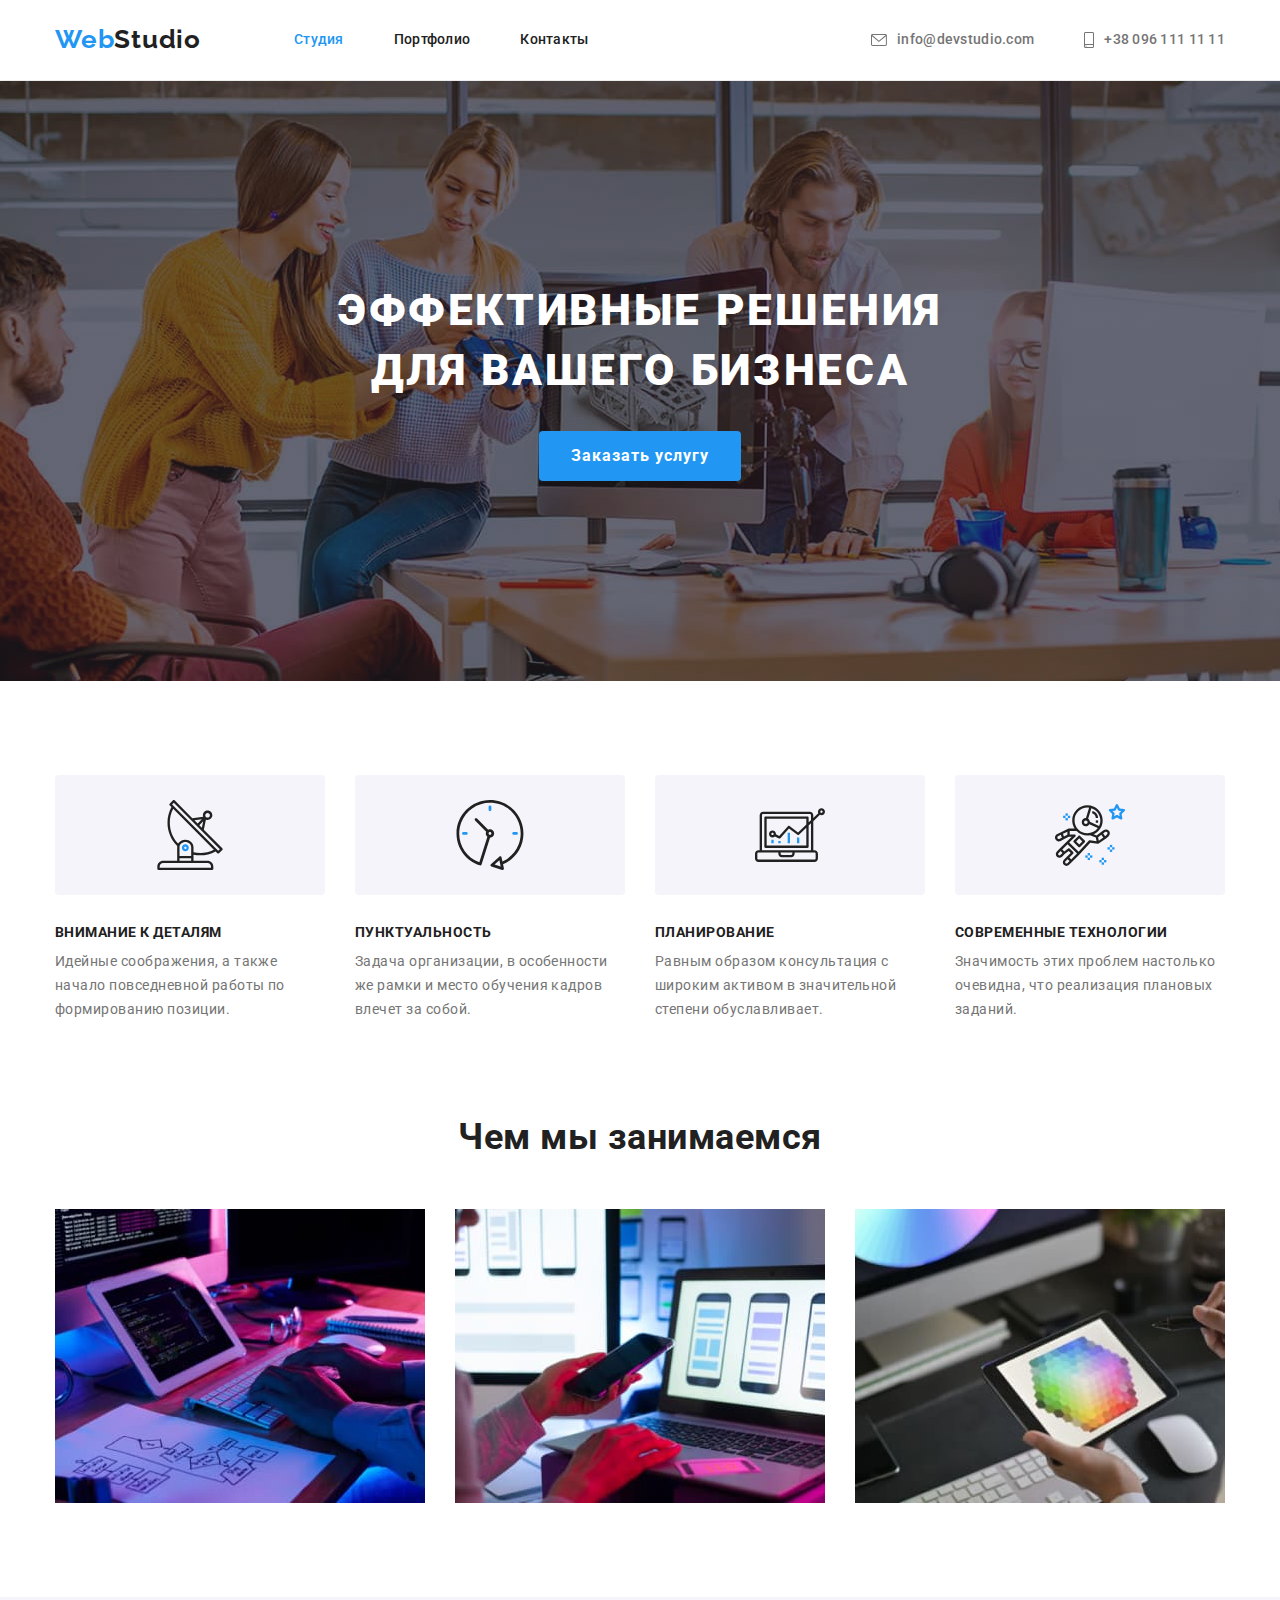
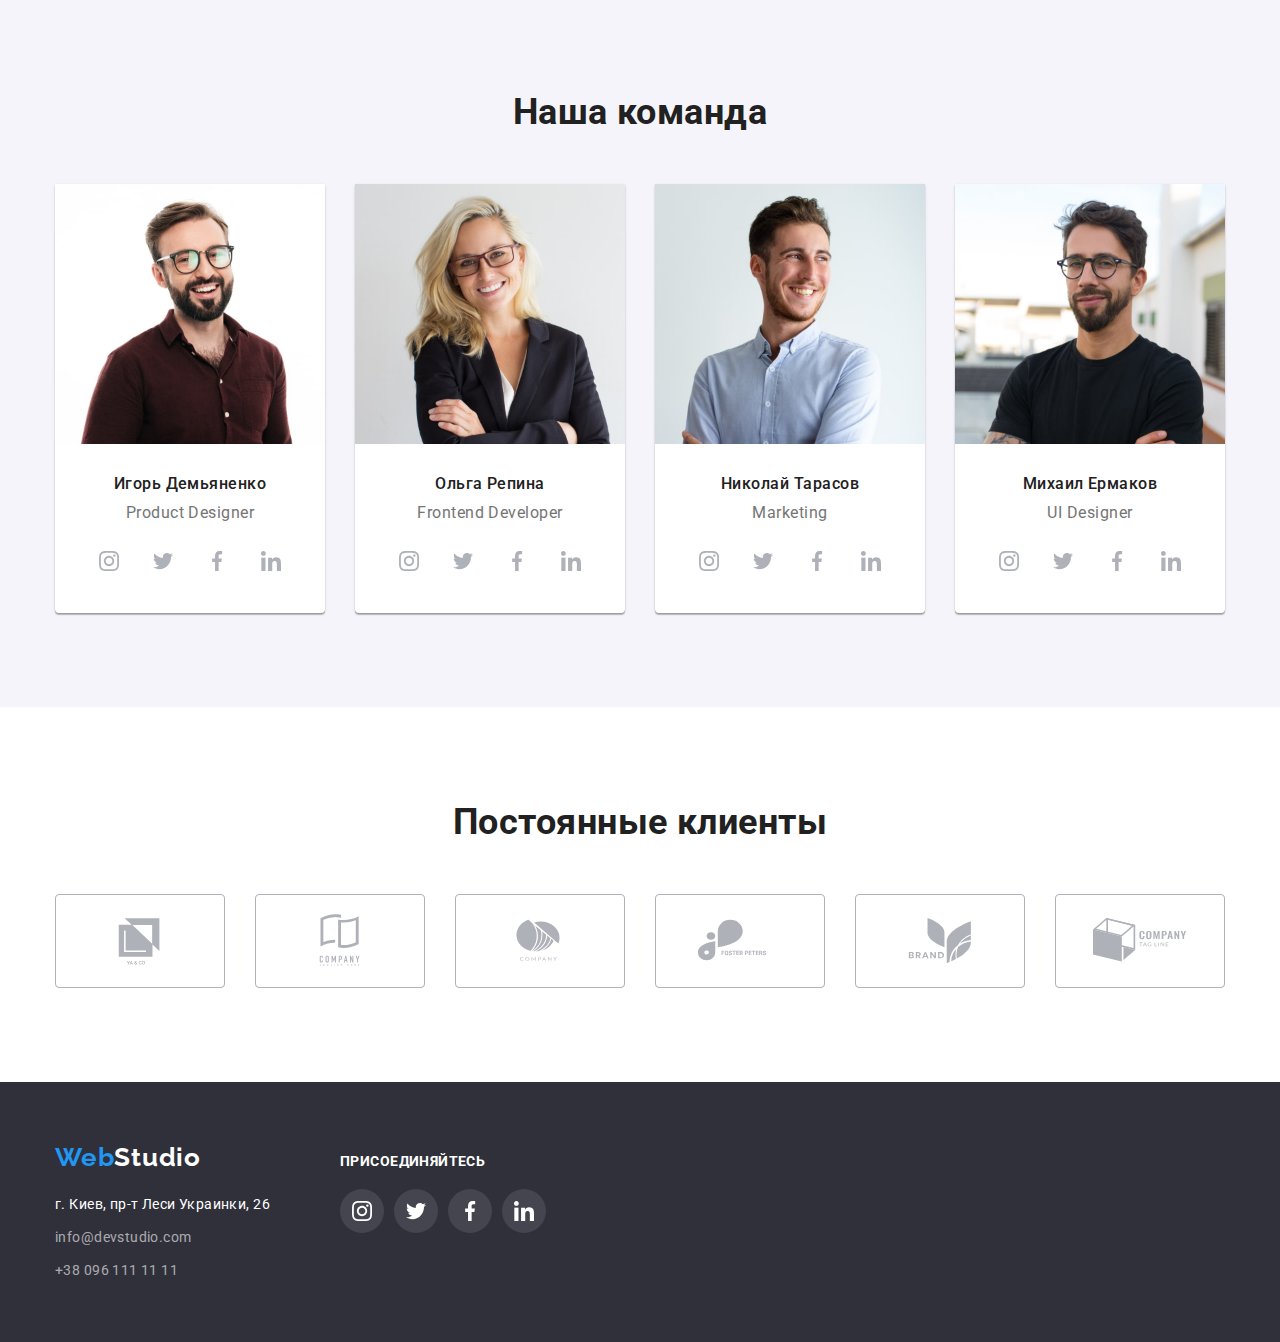
<file: index.html>
<!DOCTYPE html>
<html lang="ru">
  <head>
    <meta charset="UTF-8" />
    <meta http-equiv="X-UA-Compatible" content="IE=edge" />
    <meta name="viewport" content="width=device-width, initial-scale=1.0" />
    <title>Студия</title>
    <link rel="preconnect" href="https://fonts.googleapis.com" />
    <link rel="preconnect" href="https://fonts.gstatic.com" crossorigin />
    <link
      href="https://fonts.googleapis.com/css2?family=Raleway:wght@700&family=Roboto:wght@400;500;700;900&display=swap"
      rel="stylesheet"
    />
    <link
      rel="stylesheet"
      href="https://cdnjs.cloudflare.com/ajax/libs/modern-normalize/1.1.0/modern-normalize.min.css"
    />

    <link rel="stylesheet" href="./css/style.css" />
  </head>
  <body>
    <!-- header-->
    <header class="header-line">
      <div class="container header-container">
        <nav class="navigation">
          <a class="logo link" href="./index.html"
            ><span class="logo-title-first">Web</span>Studio</a
          >
          <ul class="nav-list">
            <li class="nav-list-item">
              <a class="nav-link link current" href="">Студия</a>
            </li>
            <li class="nav-list-item">
              <a class="nav-link link" href="./portfolio.html">Портфолио</a>
            </li>
            <li class="nav-list-item">
              <a class="nav-link link" href="">Контакты</a>
            </li>
          </ul>
        </nav>

        <ul class="contacts-list">
          <li class="contacts-list-item">
            <a class="contacts-link link" href="mailto:info@devstudio.com"><svg class="icon-envelope" width="16" height="12">
                <use href="./images/sprite.svg#envelope"></use>
              </svg>info@devstudio.com</a
            ></a>
             
          </li>
          <li class="contacts-list-item">
            <a class="contacts-link link" href="tel:+380961111111"
              ><svg class="icon-smartphone" width="10" height="16">
                <use href="./images/sprite.svg#smartphone"></use>
              </svg>+38 096 111 11 11</a
            >
          </li>
        </ul>
      </div>
    </header>
    <main>
      <!-- hero -->
      <section class="hero">
        <div class="container">
          <h1 class="hero-title">
            Эффективные решения <br />для вашего бизнеса
          </h1>
          <button class="hero-button" type="button">Заказать услугу</button>
        </div>
      </section>

      <!-- features -->
      <section class="section">
        <div class="container">
          <h2 class="section-title visually-hidden">Наши Особенности</h2>
          <ul class="features-list">
            <li class="features-item ">
              <div class="icon-antenna1">
              <svg  width="70" height="70">
                <use href="./images/sprite.svg#antenna1"></use>
              </svg></div>
              <h3 class="features-title">Внимание к деталям</h3>
              <p class="features-text">
                Идейные соображения, а также начало повседневной работы по
                формированию позиции.
              </p>
            </li>
            <li class="features-item">
              <div class="icon-clock1">
              <svg  width="70" height="70">
                <use href="./images/sprite.svg#clock1"></use>
              </svg></div>
              <h3 class="features-title">Пунктуальность</h3>
              <p class="features-text">
                Задача организации, в особенности же рамки и место обучения
                кадров влечет за собой.
              </p>
            </li>
            <li class="features-item">
              <div class="icon-laptop1">
              <svg  width="70" height="70">
                <use href="./images/sprite.svg#laptop1"></use>
              </svg></div>
              <h3 class="features-title">Планирование</h3>
              <p class="features-text">
                Равным образом консультация с широким активом в значительной
                степени обуславливает.
              </p>
            </li>
            <li class="features-item">
              <div class="icon-cosmonaut1">
              <svg  width="70" height="70">
                <use href="./images/sprite.svg#cosmonaut1"></use>
              </svg></div>
              <h3 class="features-title">Современные технологии</h3>
              <p class="features-text">
                Значимость этих проблем настолько очевидна, что реализация
                плановых заданий.
              </p>
            </li>
          </ul>
        </div>
      </section>
      <!-- works -->
      <section class="section works">
        <div class="container">
          <h2 class="section-title">Чем мы занимаемся</h2>

          <ul class="works-list">
            <li class="works-item">
              <img
                src="./images/1.jpg"
                alt="человек печатает"
                width="370"
                height="294"
              />
            </li>
            <li class="works-item">
              <img
                src="./images/2.jpg"
                alt="телефон в руке"
                width="370"
                height="294"
              />
            </li>
            <li class="works-item">
              <img
                src="./images/3.jpg"
                alt="планшет в руке"
                width="370"
                height="294"
              />
            </li>
          </ul>
        </div>
      </section>

      <!-- team-->
      <section class="section team">
        <div class="container">
          <h2 class="section-title">Наша команда</h2>

          <ul class="team-list">
            <li class="team-item">
              <img
                src="./images/team1.jpg"
                alt="мужчина в очках"
                width="270"
                height="260"
              />
              <div class="team-item-box">
                <h3 class="team-title">Игорь Демьяненко</h3>
                <p class="team-text">Product Designer</p>
              </div>
              <ul class="icon-list">
                <li class="icon-item">
                  <a class="icon-link" href=""> <svg  width="20" height="20">
                <use href="./images/sprite.svg#instagram"></use>
              </svg> </a>
                </li>
                <li class="icon-item">
                  <a class="icon-link" href=""> <svg  width="20" height="20">
                <use href="./images/sprite.svg#twitter"></use>
              </svg> </a>
                </li>
                <li class="icon-item">
                  <a class="icon-link" href=""> <svg  width="20" height="20">
                <use href="./images/sprite.svg#facebook1"></use>
              </svg> </a>
                </li>
                <li class="icon-item">
                  <a class="icon-link" href=""> <svg  width="20" height="20">
                <use href="./images/sprite.svg#linkedin"></use>
              </svg> </a>
                </li>
              </ul>
            </li>
            <li class="team-item">
              <img
                src="./images/team2.jpg"
                alt="женщина в очках"
                width="270"
                height="260"
              />
              <div class="team-item-box">
                <h3 class="team-title">Ольга Репина</h3>
                <p class="team-text">Frontend Developer</p>
              </div>
              <ul class="icon-list">
                <li class="icon-item">
                  <a class="icon-link" href=""> <svg  width="20" height="20">
                <use href="./images/sprite.svg#instagram"></use>
              </svg> </a>
                </li>
                <li class="icon-item">
                  <a class="icon-link" href=""> <svg  width="20" height="20">
                <use href="./images/sprite.svg#twitter"></use>
              </svg> </a>
                </li>
                <li class="icon-item">
                  <a class="icon-link" href=""> <svg  width="20" height="20">
                <use href="./images/sprite.svg#facebook1"></use>
              </svg> </a>
                </li>
                <li class="icon-item">
                  <a class="icon-link" href=""> <svg  width="20" height="20">
                <use href="./images/sprite.svg#linkedin"></use>
              </svg> </a>
                </li>
              </ul>
            </li>
            <li class="team-item">
              <img
                src="./images/team3.jpg"
                alt="мужчина улыбается"
                width="270"
                height="260"
              />
              <div class="team-item-box">
                <h3 class="team-title">Николай Тарасов</h3>
                <p class="team-text">Marketing</p>
              </div>
              <ul class="icon-list">
                <li class="icon-item">
                  <a class="icon-link" href=""> <svg  width="20" height="20">
                <use href="./images/sprite.svg#instagram"></use>
              </svg> </a>
                </li>
                <li class="icon-item">
                  <a class="icon-link" href=""> <svg  width="20" height="20">
                <use href="./images/sprite.svg#twitter"></use>
              </svg> </a>
                </li>
                <li class="icon-item">
                  <a class="icon-link" href=""> <svg  width="20" height="20">
                <use href="./images/sprite.svg#facebook1"></use>
              </svg> </a>
                </li>
                <li class="icon-item">
                  <a class="icon-link" href=""> <svg  width="20" height="20">
                <use href="./images/sprite.svg#linkedin"></use>
              </svg> </a>
                </li>
              </ul>
            </li>
            <li class="team-item">
              <img
                src="./images/team4.jpg"
                alt="мужчина в очках"
                width="270"
                height="260"
              />
              <div class="team-item-box">
                <h3 class="team-title">Михаил Ермаков</h3>
                <p class="team-text">UI Designer</p>
              </div>
              <ul class="icon-list">
                <li class="icon-item">
                  <a class="icon-link" href=""> <svg  width="20" height="20">
                <use href="./images/sprite.svg#instagram"></use>
              </svg> </a>
                </li>
                <li class="icon-item">
                  <a class="icon-link" href=""> <svg  width="20" height="20">
                <use href="./images/sprite.svg#twitter"></use>
              </svg> </a>
                </li>
                <li class="icon-item">
                  <a class="icon-link" href=""> <svg  width="20" height="20">
                <use href="./images/sprite.svg#facebook1"></use>
              </svg> </a>
                </li>
                <li class="icon-item">
                  <a class="icon-link" href=""> <svg  width="20" height="20">
                <use href="./images/sprite.svg#linkedin"></use>
              </svg> </a>
                </li>
              </ul>
            </li>
          </ul>
        </div>
      </section>
      <!-- partners -->
      <section class="section">
        <div class="container">
          <h2 class="section-title">Постоянные клиенты</h2>
          <ul class="partners-list">
            <li class="partners-item"> 
              <a class="partners-link" href=""> <svg  width="106" height="60">
                <use href="./images/sprite.svg#Logo1"></use>
              </svg> </a>
            </li>
            <li class="partners-item">
              <a class="partners-link" href=""> <svg  width="106" height="60">
                <use href="./images/sprite.svg#Logo2"></use>
              </svg></a>
            </li>
            <li class="partners-item">
              <a class="partners-link" href=""> <svg  width="106" height="60">
                <use href="./images/sprite.svg#Logo3"></use>
              </svg></a>
            </li>
            <li class="partners-item">
              <a class="partners-link" href=""> <svg  width="106" height="60">
                <use href="./images/sprite.svg#Logo4"></use>
              </svg></a>
            </li>
            <li class="partners-item">
              <a class="partners-link" href=""> <svg  width="106" height="60">
                <use href="./images/sprite.svg#Logo5"></use>
              </svg></a>
            </li>
            <li class="partners-item">
              <a class="partners-link" href=""> <svg  width="106" height="60">
                <use href="./images/sprite.svg#Logo6"></use>
              </svg></a>
            </li>
            
          </ul>
        </div>
      </section>
    </main>
    <!-- footer -->
    <footer class="footer">
      <div class="container footer-container">
        <div class="address-footer">
          <a class="logo logo-footer link" href="./index.html"
          ><span class="logo-title-first">Web</span
          ><span class="logo-title-second">Studio</span></a
        >
        <address>
          <ul class="address-list">
            <li class="address-item">
              <a class="address-link link" href=""
                >г. Киев, пр-т Леси Украинки, 26</a
              >
            </li>
            <li class="address-item">
              <a
                class="address-link address-link-mail link"
                href="mailto:info@devstudio.com"
                >info@devstudio.com</a
              >
            </li>
            <li class="address-item">
              <a
                class="address-link address-link-tel link"
                href="tel:+380961111111"
                >+38 096 111 11 11</a
              >
            </li>
          </ul>
        </address>
        </div>
        
        <div class="social-footer">
          <h3 class="footer-title">присоединяйтесь</h3>
              <ul class="icon-list-footer">
                <li class="icon-item-footer">
                  <a class="icon-link-footer" href=""> <svg  width="20" height="20">
                <use href="./images/sprite.svg#instagram"></use>
              </svg> </a>
                </li>
                <li class="icon-item-footer">
                  <a class="icon-link-footer" href=""> <svg  width="20" height="20">
                <use href="./images/sprite.svg#twitter"></use>
              </svg> </a>
                </li>
                <li class="icon-item-footer">
                  <a class="icon-link-footer" href=""> <svg  width="20" height="20">
                <use href="./images/sprite.svg#facebook1"></use>
              </svg> </a>
                </li>
                <li class="icon-item-footer">
                  <a class="icon-link-footer" href=""> <svg  width="20" height="20">
                <use href="./images/sprite.svg#linkedin"></use>
              </svg> </a>
                </li>
              </ul>
        </div>
      </div>
    </footer>
  </body>
</html>
</file>
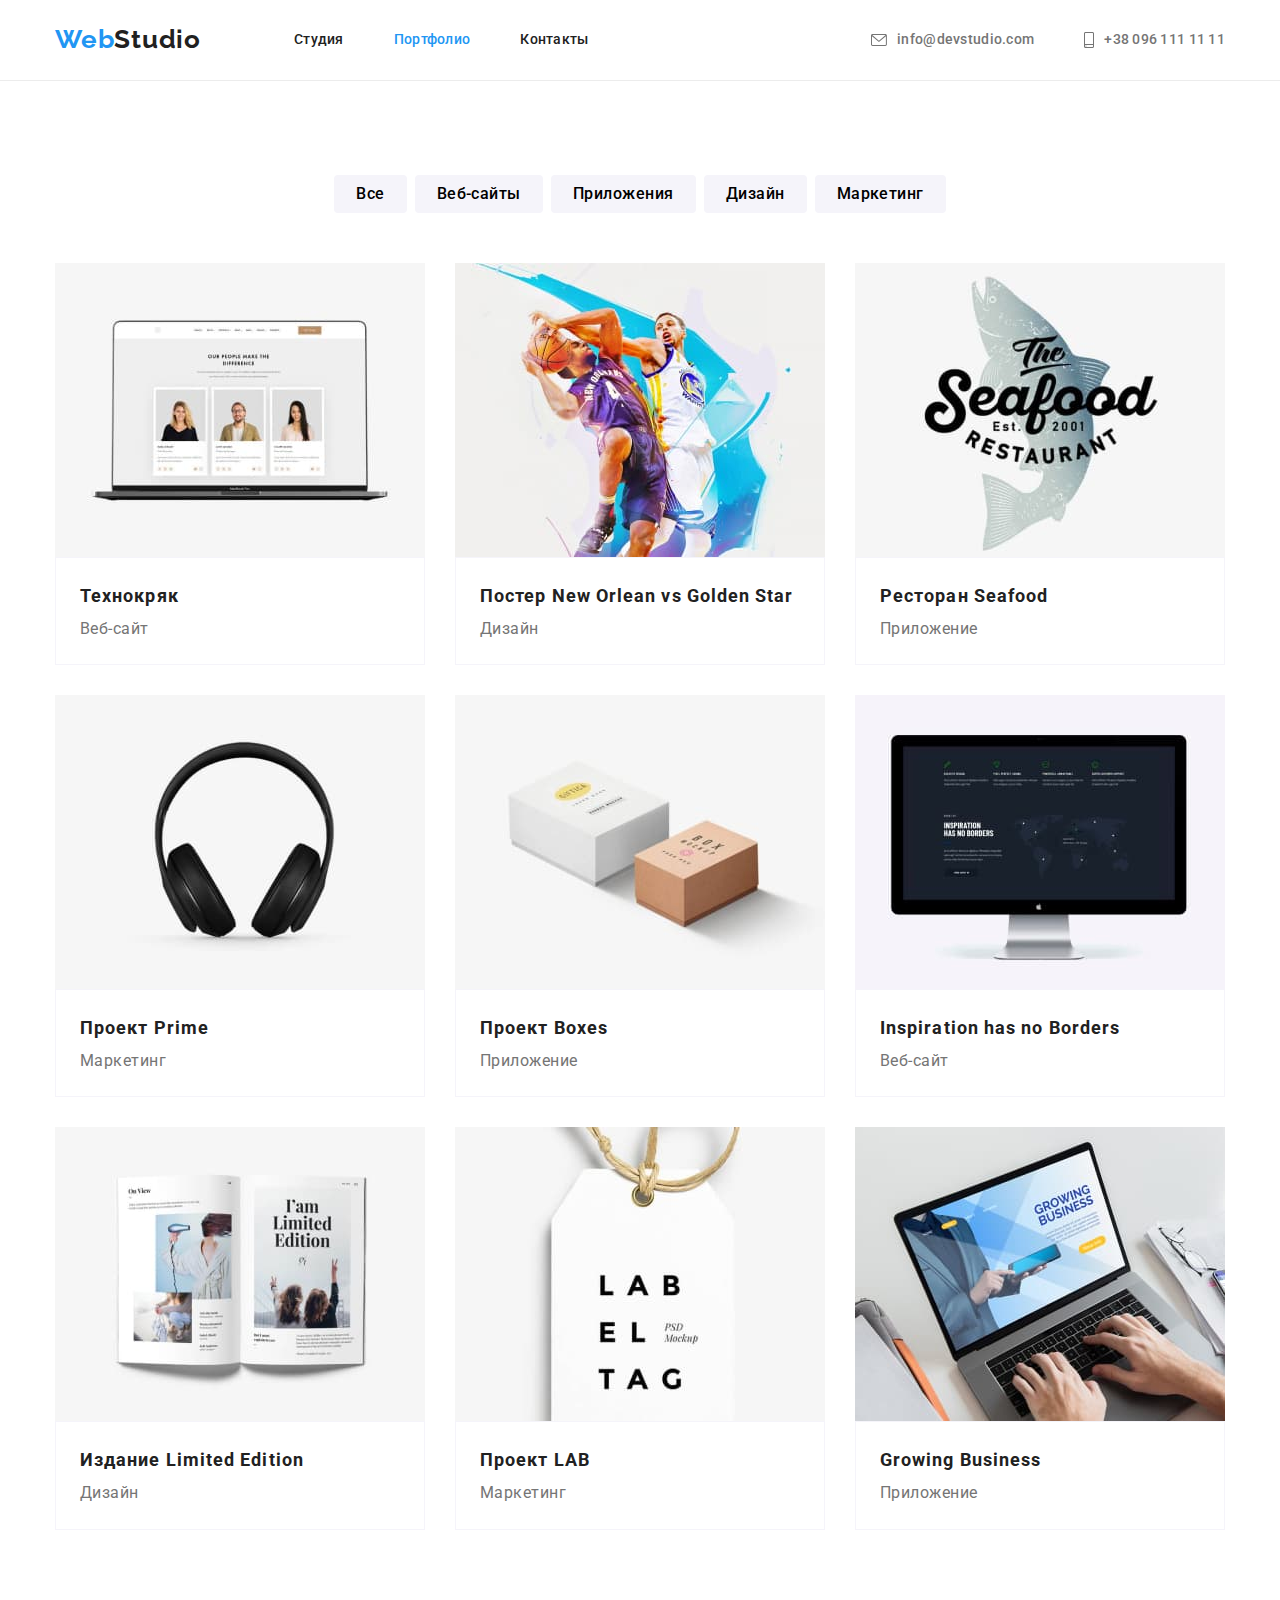
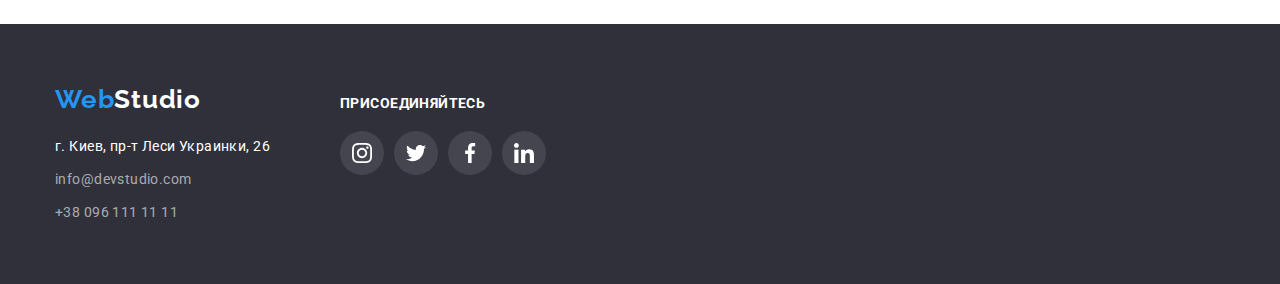
<file: portfolio.html>
<!DOCTYPE html>
<html lang="ru">
  <head>
    <meta charset="UTF-8" />
    <meta http-equiv="X-UA-Compatible" content="IE=edge" />
    <meta name="viewport" content="width=device-width, initial-scale=1.0" />
    <title>Портфолио</title>
    <link rel="preconnect" href="https://fonts.googleapis.com" />
    <link rel="preconnect" href="https://fonts.gstatic.com" crossorigin />
    <link
      href="https://fonts.googleapis.com/css2?family=Raleway:wght@700&family=Roboto:wght@400;500;700;900&display=swap"
      rel="stylesheet"
    />
    <link
      rel="stylesheet"
      href="https://cdnjs.cloudflare.com/ajax/libs/modern-normalize/1.1.0/modern-normalize.min.css"
    />
    <link rel="stylesheet" href="./css/style.css" />
  </head>
  <body>
    <!-- header -->
    <header class="header-line">
      <div class="container header-container">
        <nav class="navigation">
          <a class="logo link" href="./index.html"
            ><span class="logo-title-first">Web</span>Studio</a
          >
          <ul class="nav-list">
            <li class="nav-list-item">
              <a class="nav-link link" href="./index.html">Студия</a>
            </li>
            <li class="nav-list-item">
              <a class="nav-link link current" href="./portfolio.html"
                >Портфолио</a
              >
            </li>
            <li class="nav-list-item">
              <a class="nav-link link" href="">Контакты</a>
            </li>
          </ul>
        </nav>

        <ul class="contacts-list">
          <li class="contacts-list-item">
            <a class="contacts-link link" href="mailto:info@devstudio.com"
              ><svg class="icon-envelope" width="16" height="12">
                <use href="./images/sprite.svg#envelope"></use>
              </svg>
              info@devstudio.com</a
            >
          </li>
          <li class="contacts-list-item">
            <a class="contacts-link link" href="tel:+380961111111"
              ><svg class="icon-smartphone" width="10" height="16">
                <use href="./images/sprite.svg#smartphone"></use>
              </svg>
              +38 096 111 11 11</a
            >
          </li>
        </ul>
      </div>
    </header>
    <main>
      <!-- portfolio-->
      <section class="section">
        <div class="container">
          <h1 class="visually-hidden">Портфолио</h1>
          <ul class="portfolio-list-buttons">
            <li class="portfolio-list-buttons-item">
              <button class="portfolio-button" type="button">Все</button>
            </li>
            <li class="portfolio-list-buttons-item">
              <button class="portfolio-button" type="button">Веб-сайты</button>
            </li>
            <li class="portfolio-list-buttons-item">
              <button class="portfolio-button" type="button">Приложения</button>
            </li>
            <li class="portfolio-list-buttons-item">
              <button class="portfolio-button" type="button">Дизайн</button>
            </li>
            <li class="portfolio-list-buttons-item">
              <button class="portfolio-button" type="button">Маркетинг</button>
            </li>
          </ul>
          <ul class="portfolio-list-links">
            <li class="portfolio-list-links-item">
              <a class="link portfolio-link" href=""
                ><img
                  src="./images/portfolio1.jpg"
                  alt="Веб-сайт на ноутбуке"
                  width="370"
                  height="294"
                />
                <div class="portfolio-links-title">
                  <h3 class="portfolio-title">Технокряк</h3>
                  <p class="portfolio-text">Веб-сайт</p>
                </div></a
              >
            </li>
            <li class="portfolio-list-links-item">
              <a class="link portfolio-link" href=""
                ><img
                  src="./images/portfolio2.jpg"
                  alt="постер игры в баскетбол"
                  width="370"
                  height="294"
                />
                <div class="portfolio-links-title">
                  <h3 class="portfolio-title">
                    Постер New Orlean vs Golden Star
                  </h3>
                  <p class="portfolio-text">Дизайн</p>
                </div></a
              >
            </li>
            <li class="portfolio-list-links-item">
              <a class="link portfolio-link" href=""
                ><img
                  src="./images/portfolio3.jpg"
                  alt="лого ресторана"
                  width="370"
                  height="294"
                />
                <div class="portfolio-links-title">
                  <h3 class="portfolio-title">Ресторан Seafood</h3>
                  <p class="portfolio-text">Приложение</p>
                </div></a
              >
            </li>
            <li class="portfolio-list-links-item">
              <a class="link portfolio-link" href=""
                ><img
                  src="./images/portfolio4.jpg"
                  alt="наушники"
                  width="370"
                  height="294"
                />
                <div class="portfolio-links-title">
                  <h3 class="portfolio-title">Проект Prime</h3>
                  <p class="portfolio-text">Маркетинг</p>
                </div></a
              >
            </li>
            <li class="portfolio-list-links-item">
              <a class="link portfolio-link" href=""
                ><img
                  src="./images/portfolio5.jpg"
                  alt="коробки"
                  width="370"
                  height="294"
                />
                <div class="portfolio-links-title">
                  <h3 class="portfolio-title">Проект Boxes</h3>
                  <p class="portfolio-text">Приложение</p>
                </div></a
              >
            </li>
            <li class="portfolio-list-links-item">
              <a class="link portfolio-link" href=""
                ><img
                  src="./images/portfolio6.jpg"
                  alt="Веб-сайт на мониторе"
                  width="370"
                  height="294"
                />
                <div class="portfolio-links-title">
                  <h3 class="portfolio-title">Inspiration has no Borders</h3>
                  <p class="portfolio-text">Веб-сайт</p>
                </div></a
              >
            </li>
            <li class="portfolio-list-links-item">
              <a class="link portfolio-link" href=""
                ><img
                  src="./images/portfolio7.jpg"
                  alt="открытый журнал"
                  width="370"
                  height="294"
                />
                <div class="portfolio-links-title">
                  <h3 class="portfolio-title">Издание Limited Edition</h3>
                  <p class="portfolio-text">Дизайн</p>
                </div></a
              >
            </li>
            <li class="portfolio-list-links-item">
              <a class="link portfolio-link" href=""
                ><img
                  src="./images/portfolio8.jpg"
                  alt="етикетка"
                  width="370"
                  height="294"
                />
                <div class="portfolio-links-title">
                  <h3 class="portfolio-title">Проект LAB</h3>
                  <p class="portfolio-text">Маркетинг</p>
                </div></a
              >
            </li>
            <li class="portfolio-list-links-item">
              <a class="link portfolio-link" href=""
                ><img
                  src="./images/portfolio9.jpg"
                  alt="придожение на ноутбуке"
                  width="370"
                  height="294"
                />
                <div class="portfolio-links-title">
                  <h3 class="portfolio-title">Growing Business</h3>
                  <p class="portfolio-text">Приложение</p>
                </div></a
              >
            </li>
          </ul>
        </div>
      </section>
    </main>
    <!-- footer -->
    <footer class="footer">
      <div class="container footer-container">
        <div class="address-footer">
          <a class="logo logo-footer link" href="./index.html"
            ><span class="logo-title-first">Web</span
            ><span class="logo-title-second">Studio</span></a
          >
          <address>
            <ul class="address-list">
              <li class="address-item">
                <a class="address-link link" href=""
                  >г. Киев, пр-т Леси Украинки, 26</a
                >
              </li>
              <li class="address-item">
                <a
                  class="address-link address-link-mail link"
                  href="mailto:info@devstudio.com"
                  >info@devstudio.com</a
                >
              </li>
              <li class="address-item">
                <a
                  class="address-link address-link-tel link"
                  href="tel:+380961111111"
                  >+38 096 111 11 11</a
                >
              </li>
            </ul>
          </address>
        </div>

        <div class="social-footer">
          <h3 class="footer-title">присоединяйтесь</h3>
          <ul class="icon-list-footer">
            <li class="icon-item-footer">
              <a class="icon-link-footer" href="">
                <svg width="20" height="20">
                  <use href="./images/sprite.svg#instagram"></use>
                </svg>
              </a>
            </li>
            <li class="icon-item-footer">
              <a class="icon-link-footer" href="">
                <svg width="20" height="20">
                  <use href="./images/sprite.svg#twitter"></use>
                </svg>
              </a>
            </li>
            <li class="icon-item-footer">
              <a class="icon-link-footer" href="">
                <svg width="20" height="20">
                  <use href="./images/sprite.svg#facebook1"></use>
                </svg>
              </a>
            </li>
            <li class="icon-item-footer">
              <a class="icon-link-footer" href="">
                <svg width="20" height="20">
                  <use href="./images/sprite.svg#linkedin"></use>
                </svg>
              </a>
            </li>
          </ul>
        </div>
      </div>
    </footer>
  </body>
</html>
</file>
<file: css/style.css>
/* main indicators */

:root {
  --main-white-color: #ffffff;
  --secondary-background-color: #2f303a;
  --third-background-color: #f5f4fa;
  --main-text-color: #757575;
  --secondary-text-color: #212121;
  --accent-color: #2196f3;
  --icon-color: #afb1b8;
}
body {
  background-color: var(--main-white-color);
  color: var(--main-text-color);
  font-family: Roboto, sans-serif;
  letter-spacing: 0.03em;
}
.link {
  text-decoration: none;
  font-style: normal;
}

.container {
  width: 1200px;
  padding-left: 15px;
  padding-right: 15px;
  margin-left: auto;
  margin-right: auto;
}

.section {
  padding-top: 94px;
  padding-bottom: 94px;
}

h1,
h2,
h3,
p,
ul {
  margin: 0px;
}

ul {
  list-style: none;
  padding: 0px;
}

img {
  display: block;
  max-width: 100%;
  height: auto;
}

.visually-hidden {
  position: absolute;
  width: 1px;
  height: 1px;
  margin: -1px;
  padding: 0;
  overflow: hidden;
  border: 0;
  clip: rect(0 0 0 0);
}

/*----------------HEADER------------------ */

.header-line {
  border-bottom: 1px solid #ececec;
}
.header-container {
  display: flex;
  align-items: center;
  justify-content: space-between;
}
.navigation {
  display: flex;
  align-items: center;
}
.nav-list,
.contacts-list {
  display: flex;
}

.nav-list-item,
.contacts-list-item {
  margin-right: 50px;
}
.nav-list-item:last-child,
.contacts-list-item:last-child {
  margin-right: 0px;
}

.nav-link {
  color: var(--secondary-text-color);
}
.contacts-link {
  color: var(--main-text-color);
}
.nav-link,
.contacts-link {
  display: flex;
  align-items: center;
  padding-top: 32px;
  padding-bottom: 32px;

  font-weight: 500;
  font-size: 14px;
  line-height: 1.14;
  letter-spacing: 0.02em;
}
.nav-link:hover,
.nav-link:focus,
.contacts-link:hover,
.contacts-link:focus {
  color: var(--accent-color);
  fill: var(--accent-color);
}
.current {
  color: var(--accent-color);
}

.icon-envelope,
.icon-smartphone {
  fill: currentColor;
  margin-right: 10px;
}
/*----------------------- інші варіанти (header) -------------------*/

/* .contacts-link:hover .icon-envelope {
  fill: rgb(54, 240, 7);
} */
/* .icon-envelope {
  background-color: brown,
   fill: currentColor;
} */
/* .icon-envelope:hover,
.icon-envelope:focus {
  background-color: chartreuse;
} */

/* --------------------------------------------------------- */

/*------------- LOGO-------------------- */

.logo {
  font-family: Raleway, sans-serif;
  font-weight: 700;
  font-size: 26px;
  line-height: 1.2;
  letter-spacing: 0.03em;
  color: var(--secondary-text-color);
  margin-right: 93px;
}
.logo-title-first {
  color: var(--accent-color);
}

.logo {
}

/* ------------------HERO------------------------- */

.hero {
  text-align: center;
  padding-top: 200px;
  padding-bottom: 200px;
  max-width: 1600px;
  height: 600px;
  margin-left: auto;
  margin-right: auto;
  text-align: center;

  background-color: #c4c4c4;
  background-position: center;
  background-repeat: no-repeat;
  background-size: cover;
  background-image: linear-gradient(
      to right,
      rgba(47, 48, 58, 0.4),
      rgba(47, 48, 58, 0.4)
    ),
    url(../images/hero.jpg);
}

.hero-title {
  font-weight: 900;
  font-size: 44px;
  line-height: 1.36;
  letter-spacing: 0.06em;
  color: var(--main-white-color);
  text-transform: uppercase;

  text-align: center;
  margin-bottom: 30px;
}

.hero-button {
  font-weight: 700;
  font-size: 16px;
  line-height: 1.9;
  letter-spacing: 0.06em;
  background-color: var(--accent-color);
  color: var(--main-white-color);
  font-family: Roboto, sans-serif;
  cursor: pointer;

  border-radius: 4px;
  padding: 10px 32px;
  border: none;
}

.hero-button:hover,
.hero-button:focus {
  color: var(--main-white-color);
  background-color: #188ce8;
}

/* ----------------FEATURES-------------- */

.features-list {
  display: flex;
}

.section-title {
  font-weight: 700;
  font-size: 36px;
  line-height: 1.2;
  color: var(--secondary-text-color);
  text-align: center;
  margin-bottom: 50px;
}

.features-text {
  font-size: 14px;
  line-height: 1.7;
}
.features-title {
  font-weight: 700;
  font-size: 14px;
  line-height: 1.1;
  color: var(--secondary-text-color);
  text-transform: uppercase;

  margin-bottom: 10px;
}

.features-item {
  margin-right: 30px;
  width: 270px;
}
.features-item:last-child {
  margin-right: 0px;
}
/* ---------ICON--------- */

.icon-antenna1,
.icon-clock1,
.icon-laptop1,
.icon-cosmonaut1 {
  display: flex;
  justify-content: center;
  align-items: center;
  background-color: var(--third-background-color);
  margin-bottom: 30px;
  width: 270px;
  height: 120px;
  border-radius: 4px;
  margin-bottom: 30px;
}

/* -------------WORKS------------- */

.works {
  padding-top: 0px;
}
.works-list {
  display: flex;
}

.works-item {
  margin-right: 30px;
}
.works-item:nth-last-child(3n + 1) {
  margin-right: 0px;
}

/* -----------------TEAM------------------------ */

.team-list {
  display: flex;
}

.team-item {
  background-color: var(--main-white-color);
  margin-right: 30px;
  border-radius: 0px 0px 4px 4px;
  box-shadow: 0px 1px 3px rgba(0, 0, 0, 0.12), 0px 1px 1px rgba(0, 0, 0, 0.14),
    0px 2px 1px rgba(0, 0, 0, 0.2);
}

.team-item:nth-last-child(4n + 1) {
  margin-right: 0px;
}

.team {
  background-color: var(--third-background-color);
}

.team-item-box {
  margin-top: 30px;
  margin-bottom: 16px;
}
.team-title {
  font-weight: 500;
  font-size: 16px;
  line-height: 1.2;
  color: var(--secondary-text-color);

  text-align: center;

  margin-bottom: 10px;
}

.team-text {
  font-size: 16px;
  line-height: 1.2;

  text-align: center;
}
/* ----------------------- */

.icon-list {
  display: flex;
  justify-content: center;
  margin-bottom: 30px;
  align-items: center;
}

.icon-item {
  justify-content: center;
  align-items: center;

  margin-right: 10px;
}

.icon-link {
  display: flex;
  justify-content: center;
  align-items: center;
  fill: var(--icon-color);
  padding: 12px;
  border-radius: 50%;
}
.icon-item:nth-last-child(4n + 1) {
  margin-right: 0px;
}
.icon-link:hover,
.icon-link:focus {
  background-color: var(--accent-color);
  fill: var(--main-white-color);
}
/* .icon-instagram {
  fill: black;
} */

/* -----------------PARTNERS-------------------------- */

.partners-list {
  display: flex;
  justify-content: space-around;
}

.partners-item {
  margin-right: 30px;
}

.partners-item:last-child {
  margin-right: 0px;
}

.partners-link {
  display: flex;
  fill: var(--icon-color);
  padding: 16px 31px;
  justify-content: center;
  align-items: center;

  border: 1px solid #afb1b8;
  border-radius: 4px;
}

.partners-link:hover,
.partners-link:focus {
  fill: var(--accent-color);
  border-color: var(--accent-color);
}

/* ---------------footer----------------------------- */

.footer {
  background-color: var(--secondary-background-color);
  padding-top: 60px;
  padding-bottom: 60px;
}
.logo-title-second {
  color: var(--main-white-color);
}
.logo-footer {
  margin: 0px;
  margin-bottom: 20px;
  display: inline-block;
}

.address-link {
  color: var(--main-white-color);
  font-size: 14px;
  line-height: 1.7;
  letter-spacing: 0.03em;
}
.address-link-mail,
.address-link-tel {
  color: rgba(255, 255, 255, 0.6);
}

.address-item {
  margin-bottom: 9px;
  font-size: 14px;
  line-height: 1.7;
  letter-spacing: 0.03em;
}

.address-item:last-child {
  margin-bottom: 0px;
}
.address-link:hover,
.address-link:focus {
  color: var(--accent-color);
}

/* --------------------------------------------------- */

.footer-container {
  display: flex;
  align-items: baseline;
}
.footer-title {
  font-weight: 700;
  font-size: 14px;
  line-height: 1.1;
  letter-spacing: 0.03em;
  text-transform: uppercase;
  color: var(--main-white-color);
  margin-bottom: 20px;
}

.icon-list-footer {
  display: flex;
}
.icon-link-footer {
  display: flex;
  padding: 12px;
  fill: var(--main-white-color);
  background: rgba(255, 255, 255, 0.1);
  border-radius: 50%;
}
.icon-link-footer:hover,
.icon-link-footer:focus {
  background-color: var(--accent-color);
}

.icon-item-footer {
  margin-right: 10px;
}
.icon-item-footer:last-child {
  margin-right: 0px;
}

.address-footer {
  margin-right: 70px;
}

/* ------------------portfolio (2-d page)------------------ */

.portfolio-list-buttons {
  display: flex;
  justify-content: center;
  margin-bottom: 50px;
}

.portfolio-list-buttons-item {
  margin-right: 8px;
}
.portfolio-list-buttons-item:last-child {
  margin-right: 0px;
}

.portfolio-button {
  background-color: var(--third-background-color);
  font-family: Roboto, sans-serif;
  font-weight: 500;
  font-size: 16px;
  line-height: 1.6;
  letter-spacing: 0.03em;
  cursor: pointer;

  padding: 6px 22px;
  border-radius: 4px;
  border: none;
}
.portfolio-button:hover,
.portfolio-button:focus {
  color: var(--main-white-color);
  background-color: var(--accent-color);
  box-shadow: 0px 3px 1px rgba(0, 0, 0, 0.1), 0px 1px 2px rgba(0, 0, 0, 0.08),
    0px 2px 2px rgba(0, 0, 0, 0.12);
}

.portfolio-list-links-item {
  display: flex;
  margin-right: 30px;
  margin-bottom: 30px;
  width: 370px;
}

.portfolio-list-links {
  display: flex;
  flex-wrap: wrap;
}

.portfolio-list-links-item:nth-last-child(3n + 1) {
  margin-right: 0px;
}
.portfolio-list-links-item:nth-last-child(-n + 3) {
  margin-bottom: 0px;
}
.portfolio-title {
  font-weight: 700;
  font-size: 18px;
  line-height: 2;
  letter-spacing: 0.06em;
  color: var(--secondary-text-color);
}
.portfolio-text {
  font-size: 16px;
  line-height: 1.9;
  color: var(--main-text-color);
}
.portfolio-links-title {
  padding: 20px 24px;
  border: 1px solid var(--third-background-color);
}

.portfolio-link:hover,
.portfolio-link:focus {
  border: 1px solid #eeeeee;
  box-shadow: 0px 1px 1px rgb(0 0 0 / 12%), 0px 4px 4px rgb(0 0 0 / 6%),
    1px 4px 6px rgb(0 0 0 / 16%);
}
</file>
